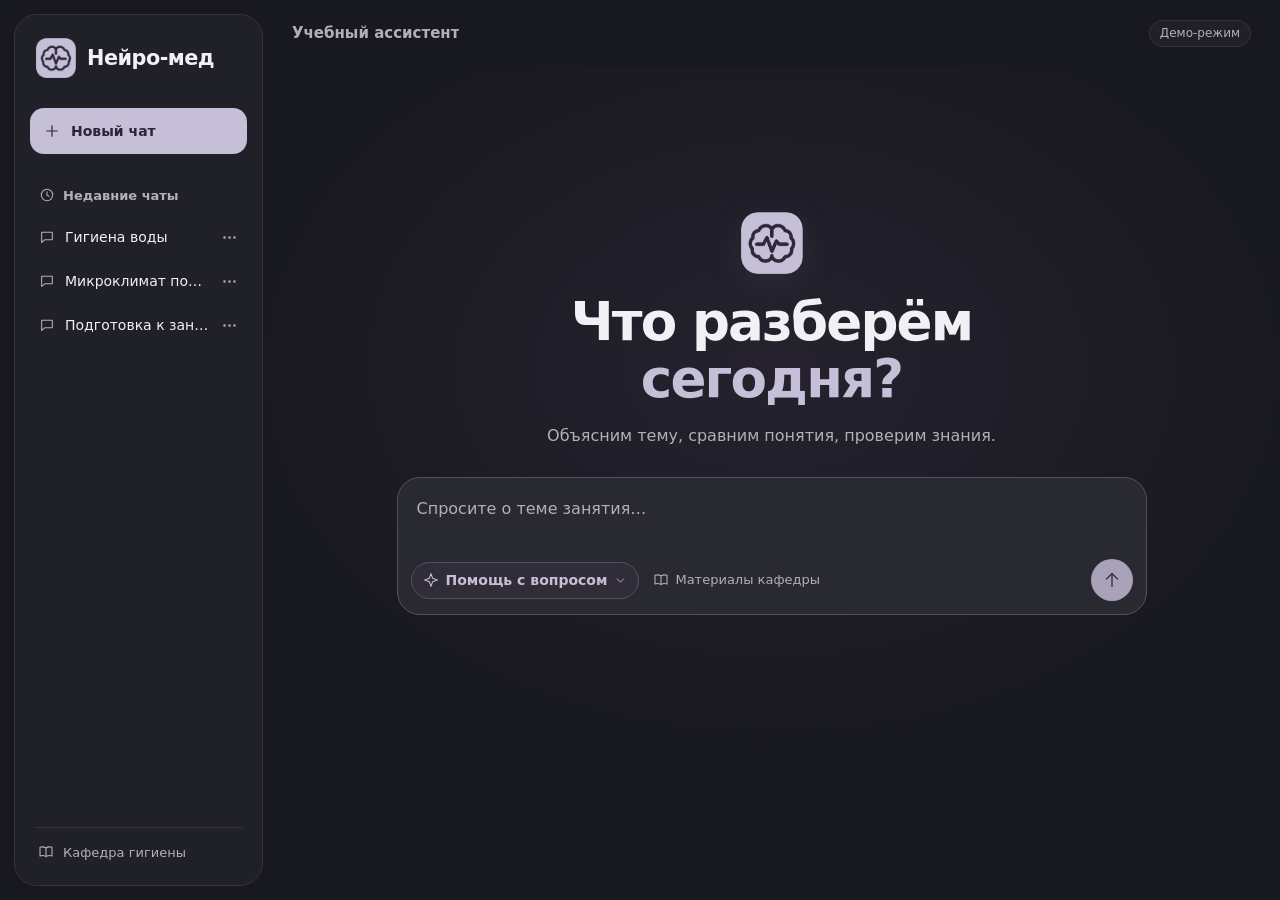
<file: frontend/index.html>
<!doctype html>
<html lang="ru">
<head>
  <meta charset="utf-8">
  <meta name="viewport" content="width=device-width, initial-scale=1, interactive-widget=resizes-content">
  <meta name="theme-color" content="#18181F">
  <title>Нейро-мед</title>
  <link rel="icon" href="./mark.png" type="image/png">
  <link rel="stylesheet" href="./styles.css">
  <script type="module" src="./chat.js"></script>
</head>
<body>
  <svg class="icon-library" xmlns="http://www.w3.org/2000/svg" aria-hidden="true">
    <symbol id="plus" viewBox="0 0 24 24"><path d="M12 5v14M5 12h14"/></symbol>
    <symbol id="chat" viewBox="0 0 24 24"><path d="M4 5h16v11H9l-5 4z"/></symbol>
    <symbol id="book" viewBox="0 0 24 24"><path d="M12 6C9 4 6 4 3 5v13c3-1 6-1 9 1 3-2 6-2 9-1V5c-3-1-6-1-9 1zm0 0v13"/></symbol>
    <symbol id="send" viewBox="0 0 24 24"><path d="M12 19V5m-6 6 6-6 6 6"/></symbol>
    <symbol id="spark" viewBox="0 0 24 24"><path d="M12 2.5 14.5 9.5 21.5 12l-7 2.5-2.5 7-2.5-7L2.5 12l7-2.5z"/></symbol>
    <symbol id="layers" viewBox="0 0 24 24"><path d="m12 3 9 5-9 5-9-5zm-9 9 9 5 9-5M3 16l9 5 9-5"/></symbol>
    <symbol id="list" viewBox="0 0 24 24"><path d="M8 6h12M8 12h12M8 18h12M4 6h.01M4 12h.01M4 18h.01"/></symbol>
    <symbol id="file" viewBox="0 0 24 24"><path d="M6 3h8l4 4v14H6zm8 0v5h4M9 12h6m-6 4h6"/></symbol>
    <symbol id="menu" viewBox="0 0 24 24"><path d="M4 6h16M4 12h16M4 18h16"/></symbol>
    <symbol id="close" viewBox="0 0 24 24"><path d="m6 6 12 12M18 6 6 18"/></symbol>
    <symbol id="clock" viewBox="0 0 24 24"><circle cx="12" cy="12" r="8.5"/><path d="M12 7v5l3 2"/></symbol>
    <symbol id="chevron" viewBox="0 0 24 24"><path d="m6 9 6 6 6-6"/></symbol>
    <symbol id="more" viewBox="0 0 24 24"><circle cx="5" cy="12" r="1"/><circle cx="12" cy="12" r="1"/><circle cx="19" cy="12" r="1"/></symbol>
    <symbol id="trash" viewBox="0 0 24 24"><path d="M4 6h16M9 6V3h6v3M6 6l1 14h10l1-14M10 10v6m4-6v6"/></symbol>
    <symbol id="edit" viewBox="0 0 24 24"><path d="m15 5 4 4M4 20l4-1 12-12-4-4L4 15z"/></symbol>
  </svg>
  <div class="app">
    <div class="sidebar-slot">
      <aside class="sidebar" aria-label="История чатов">
        <div class="sidebar-top">
          <div class="brand"><img src="./mark.png" width="40" height="40" alt="">Нейро-мед</div>
          <button class="icon-button mobile-only" type="button" id="close-history" aria-label="Закрыть историю"><svg class="icon" aria-hidden="true"><use href="#close"/></svg></button>
        </div>
        <button class="new-chat" type="button" id="new-chat"><svg class="icon" aria-hidden="true"><use href="#plus"/></svg>Новый чат</button>
        <nav class="history" aria-labelledby="history-title">
          <h2 id="history-title"><svg class="icon" aria-hidden="true"><use href="#clock"/></svg>Недавние чаты</h2>
          <ul id="history-list"></ul>
          <p class="history-empty" id="history-empty" hidden>Диалогов пока нет.</p>
        </nav>
        <div class="sidebar-footer"><svg class="icon" aria-hidden="true"><use href="#book"/></svg>Кафедра гигиены</div>
      </aside>
    </div>

    <main class="main">
      <header class="topbar">
        <button class="icon-button mobile-only" type="button" id="open-history" aria-label="Открыть историю чатов" aria-haspopup="dialog" aria-controls="history-drawer"><svg class="icon" aria-hidden="true"><use href="#menu"/></svg></button>
        <span class="topbar-brand" id="topbar-brand"><img src="./mark.png" width="25" height="25" alt="">Нейро-мед</span>
        <span class="topbar-title" id="chat-title">Учебный ассистент</span>
        <span class="demo-label"><span class="demo-desktop">Демо-режим</span><span class="demo-mobile">Демо</span></span>
        <button class="icon-button mobile-only" type="button" id="mobile-new-chat" aria-label="Новый чат"><svg class="icon" aria-hidden="true"><use href="#plus"/></svg></button>
      </header>

      <section class="welcome" id="welcome" aria-labelledby="welcome-title">
        <div class="welcome-inner">
          <div class="welcome-heading">
            <img class="welcome-mark" src="./mark.png" width="62" height="62" alt="">
            <h1 id="welcome-title">Что разберём <span>сегодня?</span></h1>
            <p>Объясним тему, сравним понятия, проверим знания.</p>
          </div>
          <div id="welcome-composer">
            <form class="composer" id="composer">
              <label class="visually-hidden" for="question" id="question-label">Вопрос по гигиене</label>
              <textarea id="question" rows="2" maxlength="4000" placeholder="Спросите о теме занятия…" required></textarea>
              <div class="composer-footer">
                <div class="composer-tools">
                  <button class="help-button" id="help-trigger" type="button" popovertarget="help-popup" aria-controls="help-popup" aria-expanded="false"><svg class="icon" aria-hidden="true"><use href="#spark"/></svg>Помощь с вопросом<svg class="icon help-chevron" aria-hidden="true"><use href="#chevron"/></svg></button>
                  <span class="material-tag" title="В демо используются примеры материалов"><svg class="icon" aria-hidden="true"><use href="#book"/></svg>Материалы кафедры</span>
                </div>
                <button class="send" type="submit" aria-label="Отправить сообщение" disabled><svg class="icon" aria-hidden="true"><use href="#send"/></svg></button>
              </div>
            </form>
          </div>
        </div>
      </section>

      <section class="conversation" id="conversation" aria-label="Диалог" hidden>
        <div class="chat-column">
          <div class="message-scroll" id="message-scroll">
            <div class="message-list" id="message-list" role="log" aria-label="Сообщения"></div>
          </div>
          <div class="conversation-composer" id="conversation-composer"></div>
        </div>
        <dialog class="source" id="source" aria-labelledby="source-heading">
          <div class="source-heading-row">
            <div>
              <h2 id="source-heading">Источник</h2>
              <p class="source-demo">Демонстрационный материал</p>
            </div>
            <button class="icon-button" id="close-source" type="button" aria-label="Закрыть источник" autofocus><svg class="icon" aria-hidden="true"><use href="#close"/></svg></button>
          </div>
          <div class="source-meta">
            <p class="source-title"><svg class="icon" aria-hidden="true"><use href="#file"/></svg><span id="source-title"></span></p>
            <p class="source-page" id="source-page"></p>
          </div>
          <blockquote class="source-excerpt" id="source-excerpt"></blockquote>
          <a class="open-page" id="open-page" target="_blank" rel="noopener">Открыть страницу<span class="visually-hidden"> (в новой вкладке)</span></a>
        </dialog>
      </section>
    </main>
  </div>

  <dialog class="history-drawer" id="history-drawer" aria-labelledby="history-title"></dialog>

  <div class="popup help-popup" id="help-popup" popover="auto" role="group" aria-labelledby="help-heading">
    <p class="popup-heading" id="help-heading">Как помочь с вопросом</p>
    <div class="help-options" id="help-options"></div>
    <p class="popup-empty" id="help-empty" hidden>Шаблонов пока нет.</p>
    <button class="popup-action" id="quick-create-template" type="button" hidden><svg class="icon" aria-hidden="true"><use href="#plus"/></svg>Создать шаблон</button>
    <button class="popup-action manage-action" id="manage-templates" type="button" aria-haspopup="dialog">Управление шаблонами</button>
  </div>

  <dialog class="panel-dialog" id="templates-dialog" aria-labelledby="templates-heading">
    <div class="panel-heading">
      <h2 id="templates-heading">Управление шаблонами</h2>
      <button class="icon-button" id="close-templates" type="button" aria-label="Закрыть управление шаблонами"><svg class="icon" aria-hidden="true"><use href="#close"/></svg></button>
    </div>
    <div id="template-list-view">
      <ul class="template-list" id="template-list"></ul>
      <p class="panel-empty" id="template-empty" hidden>Шаблонов пока нет.</p>
      <button class="action-button primary-button add-template" id="add-template" type="button"><svg class="icon" aria-hidden="true"><use href="#plus"/></svg>Создать шаблон</button>
    </div>
    <form class="template-editor" id="template-editor" hidden>
      <label for="template-title">Название</label>
      <input id="template-title" maxlength="80" required>
      <label for="template-prompt">Текст запроса</label>
      <textarea id="template-prompt" rows="5" maxlength="4000" required></textarea>
      <div class="panel-actions">
        <button class="action-button" id="cancel-template" type="button">Отмена</button>
        <button class="action-button primary-button" type="submit">Сохранить</button>
      </div>
    </form>
  </dialog>

  <dialog class="panel-dialog confirmation" id="confirm-dialog" aria-labelledby="confirm-heading" aria-describedby="confirm-copy">
    <form method="dialog">
      <h2 id="confirm-heading"></h2>
      <p id="confirm-copy"></p>
      <div class="panel-actions">
        <button class="action-button" value="cancel" autofocus>Отмена</button>
        <button class="action-button primary-button" id="confirm-accept" value="confirm"></button>
      </div>
    </form>
  </dialog>

  <div class="popup chat-popup" id="chat-popup" popover="auto">
    <button class="popup-action danger-text" id="delete-chat" type="button" aria-haspopup="dialog"><svg class="icon" aria-hidden="true"><use href="#trash"/></svg>Удалить чат</button>
  </div>

  <template id="help-option-template">
    <button class="help-option" type="button">
      <svg class="icon" aria-hidden="true"><use/></svg><span><strong></strong><small></small></span>
    </button>
  </template>
  <template id="template-row-template">
    <li class="template-row">
      <div class="template-summary"><strong></strong><span></span></div>
      <button class="icon-button edit-template" type="button"><svg class="icon" aria-hidden="true"><use href="#edit"/></svg></button>
      <button class="icon-button delete-template" type="button"><svg class="icon" aria-hidden="true"><use href="#trash"/></svg></button>
    </li>
  </template>
  <template id="history-template">
    <li class="history-row">
      <button class="history-item" type="button"><svg class="icon" aria-hidden="true"><use href="#chat"/></svg><span></span></button>
      <button class="icon-button history-more" type="button" popovertarget="chat-popup" aria-controls="chat-popup" aria-expanded="false"><svg class="icon" aria-hidden="true"><use href="#more"/></svg></button>
    </li>
  </template>
  <template id="user-message-template">
    <div class="user-message-wrap">
      <p class="user-message"><span class="visually-hidden">Вы: </span></p>
      <button class="edit-message" type="button"><svg class="icon" aria-hidden="true"><use href="#edit"/></svg>Редактировать сообщение</button>
    </div>
  </template>
  <template id="message-editor-template">
    <form class="message-editor">
      <textarea rows="3" maxlength="4000" aria-label="Текст сообщения"></textarea>
      <p class="edit-error" role="alert"></p>
      <div class="panel-actions">
        <button class="action-button cancel-edit" type="button">Отмена</button>
        <button class="action-button primary-button" type="submit" disabled>Отправить</button>
      </div>
    </form>
  </template>
  <template id="assistant-template">
    <article class="assistant-message">
      <header class="assistant-name"><img src="./mark.png" width="32" height="32" alt="">Нейро-мед <span>Демо-ответ</span></header>
      <div class="assistant-content"></div>
    </article>
  </template>
  <template id="citation-template">
    <a class="citation" aria-controls="source" aria-haspopup="dialog"><svg class="icon" aria-hidden="true"><use href="#file"/></svg><span></span></a>
  </template>
</body>
</html>
</file>
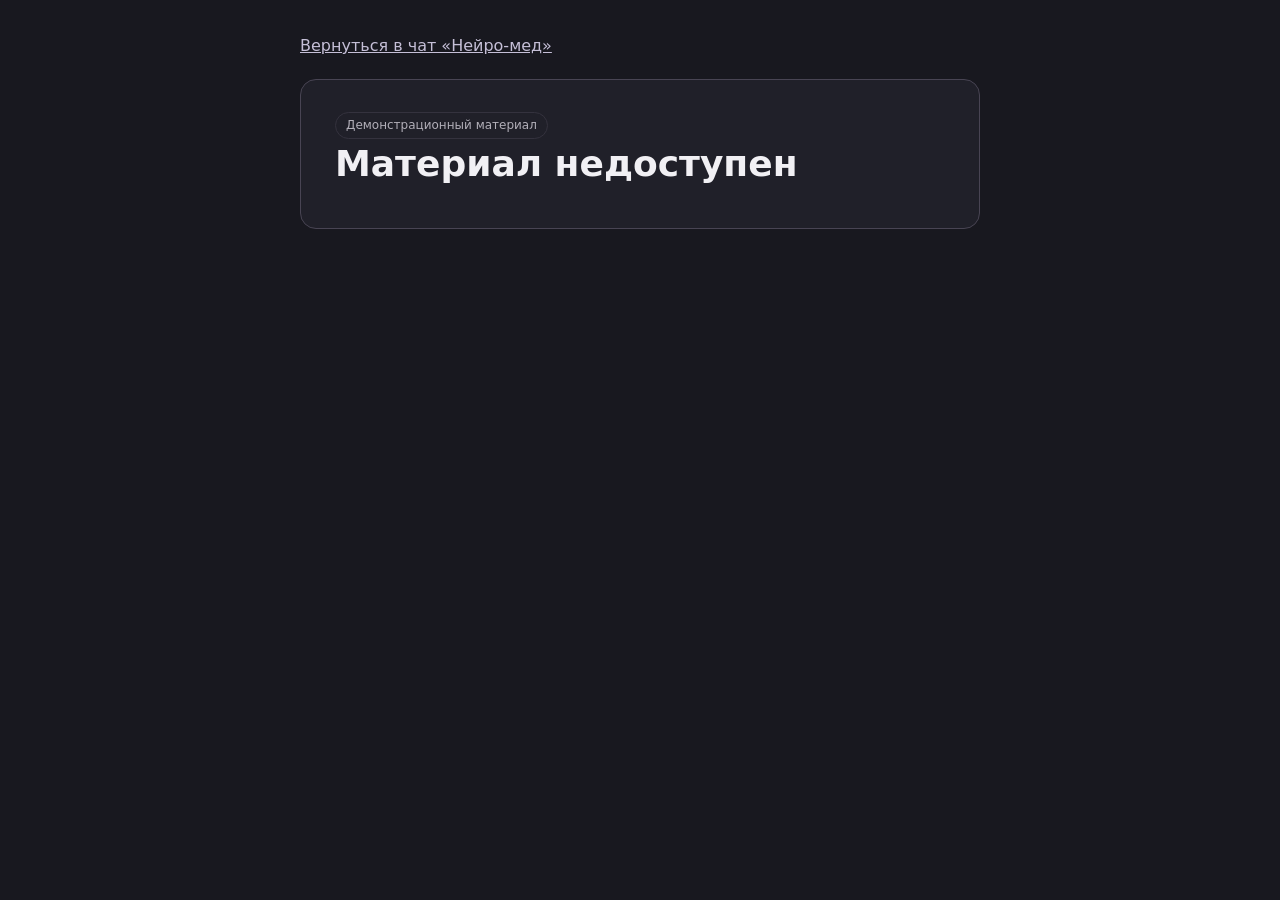
<file: frontend/material.html>
<!doctype html>
<html lang="ru">
<head>
  <meta charset="utf-8">
  <meta name="viewport" content="width=device-width, initial-scale=1">
  <meta name="theme-color" content="#18181F">
  <title>Учебный материал · Нейро-мед</title>
  <link rel="icon" href="./mark.png" type="image/png">
  <link rel="stylesheet" href="./styles.css">
  <script type="module" src="./material.js"></script>
</head>
<body>
  <main class="material-view">
    <a href="./">Вернуться в чат «Нейро-мед»</a>
    <article class="material-document">
      <span class="demo-label">Демонстрационный материал</span>
      <h1 id="material-title">Материал недоступен</h1>
      <div id="material-page" hidden>
        <p class="source-page" id="page-number"></p>
        <h2 id="section-title"></h2>
        <p id="excerpt"></p>
        <p id="context"></p>
      </div>
    </article>
  </main>
</body>
</html>
</file>
<file: frontend/styles.css>
:root {
  color-scheme: dark;
  --background: #18181F;
  --sidebar: #202029;
  --input: #292932;
  --text: #F1F0F4;
  --muted: #B2AFB9;
  --accent: #C5BFD7;
  --ink: #2b2637;
  --line: #484453;
  --line-soft: #34323e;
  --raised: #373241;
  --hover: #403a4d;
  --focus: #9083a4;
  font-family: Inter, 'Segoe UI', system-ui, sans-serif;
  font-size: 100%;
}

*, *::before, *::after { box-sizing: border-box; }
body { margin: 0; background: var(--background); color: var(--text); }
button, input, textarea { font: inherit; }
button, a { -webkit-tap-highlight-color: transparent; }
button { color: inherit; cursor: pointer; }
a { color: var(--accent); }
button:focus-visible, a:focus-visible, input:focus-visible, textarea:focus-visible { outline: 2px solid var(--accent); outline-offset: 2px; }
button, a { transition: background-color 160ms ease, border-color 160ms ease, color 160ms ease; }
img { display: block; }
[hidden] { display: none !important; }

.visually-hidden {
  position: absolute;
  width: 1px;
  height: 1px;
  padding: 0;
  overflow: hidden;
  clip-path: inset(50%);
  white-space: nowrap;
}

.icon-library { position: absolute; width: 0; height: 0; overflow: hidden; }
.icon {
  width: 18px;
  height: 18px;
  flex: none;
  fill: none;
  stroke: currentColor;
  stroke-width: 1.6;
  stroke-linecap: round;
  stroke-linejoin: round;
}

.app { display: grid; grid-template-columns: 263px minmax(0, 1fr); height: 100vh; height: 100dvh; }
.sidebar-slot { min-height: 0; padding: 14px 0 14px 14px; }
.sidebar {
  display: flex;
  flex-direction: column;
  gap: 30px;
  height: 100%;
  padding: 23px 15px 21px;
  background: var(--sidebar);
  border: 1px solid var(--line-soft);
  border-radius: 23px;
}
.sidebar-top { display: flex; align-items: center; justify-content: space-between; padding-inline: 6px; }
.brand { display: flex; align-items: center; gap: 11px; font-size: 1.3rem; font-weight: 700; letter-spacing: -.025em; white-space: nowrap; }
.new-chat, .history-item {
  display: flex;
  align-items: center;
  gap: 10px;
  width: 100%;
  min-height: 44px;
  padding: 9px 12px;
  border: 1px solid transparent;
  border-radius: 10px;
  text-align: left;
  font-size: .875rem;
}
.new-chat { min-height: 46px; border-radius: 14px; background: var(--accent); color: var(--ink); font-weight: 700; }
.new-chat:hover, .send:hover:enabled { background: #dbd5e9; }
.history-item[aria-current] .icon { color: var(--accent); }
.history { min-height: 0; overflow: auto; padding: 3px 4px 5px; margin: 0 -4px; }
.history h2 { display: flex; align-items: center; gap: 8px; margin: 0 0 13px; padding-inline: 9px; color: var(--muted); font-size: .8125rem; font-weight: 600; }
.history h2 .icon { width: 16px; height: 16px; }
.history ul { list-style: none; padding: 0; margin: 0; display: grid; grid-template-columns: minmax(0, 1fr); gap: 2px; }
.history-row { display: grid; align-items: center; grid-template-columns: minmax(0, 1fr) auto; border-radius: 10px; }
.history-row:has([aria-current]), .history-row:hover { background: var(--input); }
.history-item { min-height: 42px; min-width: 0; padding-inline: 8px 0; background: transparent; color: var(--text); }
.history-item span { flex: 1; min-width: 0; overflow: hidden; text-overflow: ellipsis; white-space: nowrap; }
.history-item .icon { width: 16px; height: 16px; color: var(--muted); }
.history-item[aria-current] { font-weight: 600; }
.history-empty { margin: 12px 9px; color: var(--muted); font-size: .875rem; }
.sidebar-footer { display: flex; align-items: center; gap: 9px; padding: 16px 4px 4px; margin: auto 4px 0; border-top: 1px solid var(--line-soft); color: var(--muted); font-size: .8125rem; }
.sidebar-footer .icon { width: 16px; height: 16px; }

.main { min-width: 0; min-height: 0; display: grid; grid-template-rows: auto minmax(0, 1fr); }
.topbar { display: flex; align-items: center; gap: 10px; min-width: 0; min-height: 67px; padding: 0 29px; border-bottom: 1px solid var(--line-soft); }
.main:has(.welcome:not([hidden])) .topbar { border-color: transparent; }
.main:has(.welcome:not([hidden])) .topbar-title { color: var(--muted); }
.topbar-title { min-width: 0; overflow: hidden; text-overflow: ellipsis; white-space: nowrap; font-size: .9375rem; font-weight: 600; }
.topbar-brand { display: none; }
.demo-label { margin-left: auto; flex: none; color: var(--muted); background: var(--sidebar); border: 1px solid var(--line-soft); border-radius: 99px; padding: 5px 10px 6px; font-size: .75rem; }
.demo-mobile, .mobile-only { display: none !important; }
.icon-button { display: grid; place-items: center; width: 40px; height: 40px; flex: none; border: 0; border-radius: 10px; background: transparent; color: var(--muted); }
.icon-button:hover { background: var(--raised); color: var(--text); }
.icon-button .icon { width: 21px; height: 21px; }
.history-more { width: 34px; height: 38px; margin-right: 1px; }
.history-more .icon { width: 17px; height: 17px; }
.history-more[aria-expanded="true"] { background: var(--hover); color: var(--text); }

.welcome { display: flex; overflow: auto; padding: 22px 26px clamp(70px, 14vh, 142px); background: radial-gradient(ellipse 57% 50% at 50% 36%, #25222e 0%, var(--background) 95%); }
.welcome-inner { width: min(100%, 750px); margin: auto; animation: screen-in 200ms ease-out; }
.welcome-heading { text-align: center; margin-bottom: 29px; }
.welcome-mark { margin: 0 auto 20px; border-radius: 28%; box-shadow: 0 8px 36px #b8a1ce1a; }
.welcome h1 { margin: 0; font-size: clamp(2.3rem, 4.15vw, 3.5rem); line-height: 1.08; font-weight: 700; letter-spacing: -.035em; }
.welcome h1 span { display: block; color: var(--accent); }
.welcome-heading p { margin: 16px 0 0; color: var(--muted); font-size: 1rem; line-height: 1.5; text-wrap: balance; }

.composer { display: grid; gap: 9px; padding: 13px; background: var(--input); border: 1px solid #555060; border-radius: 23px; transition: border-color 160ms ease; }
.composer:focus-within { border-color: var(--focus); }
.composer > textarea {
  display: block;
  width: 100%;
  min-height: 59px;
  max-height: 120px;
  padding: 6px 6px 5px;
  resize: none;
  background: transparent;
  border: 0;
  border-radius: 5px;
  color: var(--text);
  line-height: 1.5;
}
.composer > textarea:focus-visible { outline-offset: -1px; outline-color: var(--focus); }
.composer > textarea::placeholder { color: var(--muted); opacity: 1; }
.composer-footer { display: flex; align-items: center; justify-content: space-between; gap: 8px; }
.composer-tools { display: flex; align-items: center; gap: 14px; min-width: 0; }
.help-button { display: inline-flex; flex: none; align-items: center; gap: 7px; min-height: 37px; padding: 4px 11px; border: 1px solid #555060; border-radius: 99px; background: #302d38; color: var(--accent); white-space: nowrap; font-size: .875rem; font-weight: 600; }
.help-button:hover, .help-button[aria-expanded="true"] { background: var(--hover); border-color: var(--focus); }
.help-button .icon, .material-tag .icon { width: 16px; height: 16px; }
.help-button .help-chevron { width: 13px; height: 13px; transition: transform 160ms ease; }
.help-button[aria-expanded="true"] .help-chevron { transform: rotate(180deg); }
.material-tag { display: inline-flex; align-items: center; gap: 6px; min-height: 30px; color: var(--muted); font-size: .8125rem; line-height: 1.25; }
.send { display: grid; place-items: center; flex: none; width: 42px; height: 42px; border: 0; border-radius: 50%; background: var(--accent); color: var(--ink); }
.send:disabled { background: #a9a2b8; color: #3d3548; cursor: default; }
.send .icon { width: 22px; height: 22px; }

.popup { position: fixed; inset: auto; margin: 0; padding: 7px; overflow: auto; overscroll-behavior: contain; color: var(--text); background: #2b2934; border: 1px solid #61576c; border-radius: 16px; box-shadow: 0 9px 25px #100e15a6; }
.popup:popover-open { animation: screen-in 160ms ease-out; }
.help-popup { width: min(335px, calc(100vw - 20px)); }
.popup-heading, .popup-empty { margin: 6px 8px 8px; color: var(--muted); font-size: .8125rem; }
.help-options { display: grid; gap: 2px; }
.help-option, .popup-action { display: flex; align-items: center; gap: 10px; width: 100%; min-height: 36px; padding: 7px 9px; border: 0; border-radius: 9px; background: transparent; color: var(--text); text-align: left; font-size: .875rem; }
.help-option:hover, .help-option:focus-visible, .popup-action:hover, .popup-action:focus-visible { background: var(--hover); }
.help-option:focus-visible, .popup-action:focus-visible { outline-offset: -2px; }
.help-option .icon, .popup-action .icon { color: var(--accent); }
.help-option > span { display: grid; gap: 3px; min-width: 0; flex: 1; }
.help-option strong, .help-option small { overflow: hidden; text-overflow: ellipsis; white-space: nowrap; }
.help-option strong { font-weight: 600; }
.help-option small { font-size: .75rem; color: var(--muted); }
.manage-action { width: 100%; margin-top: 5px; color: var(--accent); box-shadow: 0 -1px var(--line); border-radius: 4px 4px 9px 9px; }
.chat-popup { width: 155px; }
.danger-text, .danger-text .icon { color: #f4b8bd; }

.conversation { display: grid; grid-template-columns: minmax(0, 1fr); min-height: 0; }
.chat-column { min-width: 0; min-height: 0; display: grid; grid-template-rows: minmax(0, 1fr) auto; animation: screen-in 200ms ease-out; }
.message-scroll { min-height: 0; overflow: auto; overscroll-behavior: contain; }
.message-list, .conversation-composer { width: min(100%, 822px); margin-inline: auto; padding-inline: 28px; }
.message-list { display: flex; flex-direction: column; gap: 30px; padding-top: 32px; padding-bottom: 27px; }
.conversation-composer { padding-bottom: 24px; }
.user-message-wrap { align-self: flex-end; width: fit-content; max-width: min(81%, 620px); display: flex; flex-direction: column; align-items: flex-end; gap: 5px; }
.user-message { width: 100%; margin: 0; padding: 13px 17px; background: var(--raised); border: 1px solid var(--line); border-radius: 17px; white-space: pre-wrap; overflow-wrap: anywhere; line-height: 1.5; }
.edit-message { display: inline-flex; align-items: center; gap: 6px; min-height: 36px; padding: 5px 8px; border: 0; border-radius: 8px; background: transparent; color: var(--muted); font-size: .8125rem; text-align: left; }
.edit-message:hover { background: var(--input); color: var(--text); }
.edit-message:disabled { opacity: .5; cursor: default; }
.edit-message .icon { width: 16px; height: 16px; }
.user-message-wrap:has(.message-editor) { width: min(100%, 620px); }
.message-editor { width: 100%; padding: 12px; background: var(--input); border: 1px solid var(--focus); border-radius: 17px; }
.message-editor textarea { display: block; width: 100%; min-height: 76px; max-height: 35vh; resize: vertical; padding: 4px; color: var(--text); background: transparent; border: 0; line-height: 1.5; }
.message-editor .action-button:disabled { opacity: .45; cursor: default; }
.edit-error { margin: 8px 0 0; color: #f4b8bd; font-size: .875rem; }
.edit-error:empty { margin: 0; }
.pending-reply { margin: 0 0 0 41px; color: var(--muted); font-size: .875rem; }
.assistant-message { margin-right: auto; width: min(100%, 680px); }
.assistant-name { display: flex; align-items: center; gap: 9px; font-size: .9375rem; font-weight: 680; }
.assistant-name span { margin-left: 2px; padding-left: 10px; border-left: 1px solid var(--line); color: var(--muted); font-size: .75rem; font-weight: 400; }
.assistant-content { margin-left: 41px; }
.assistant-content p { margin: 9px 0 0; line-height: 1.6; white-space: pre-line; overflow-wrap: anywhere; }
.citation { display: inline-flex; align-items: center; gap: 6px; max-width: 100%; min-height: 36px; margin-top: 15px; padding: 5px 10px; border: 1px solid var(--line); border-radius: 99px; background: var(--input); color: var(--accent); font-size: .8125rem; line-height: 1.35; text-decoration: none; }
.citation:hover, .citation[aria-current] { border-color: var(--focus); background: var(--raised); }
.citation .icon { width: 16px; height: 16px; }

.source {
  position: relative;
  inset: auto;
  width: auto;
  min-width: 0;
  max-width: none;
  max-height: none;
  margin: 22px 24px 24px 0;
  padding: 20px;
  overflow: auto;
  color: var(--text);
  background: var(--sidebar);
  border: 1px solid var(--line);
  border-radius: 16px;
}
.source[open] { animation: screen-in 180ms ease-out; }
.source-heading-row { display: flex; align-items: flex-start; justify-content: space-between; gap: 8px; }
.source-heading-row h2 { margin: 0; font-size: 1.25rem; line-height: 1.2; }
.source-heading-row .icon-button { margin: -8px -8px 0 0; }
.source-demo, .source-page { color: var(--muted); font-size: .8125rem; line-height: 1.45; }
.source-demo { margin: 6px 0 0; }
.source-meta { margin-top: 16px; padding-top: 15px; border-top: 1px solid var(--line); }
.source-title { display: flex; align-items: center; gap: 8px; margin: 0; font-weight: 600; font-size: .9375rem; }
.source-title .icon { color: var(--accent); }
.source-page { margin: 7px 0 0; }
.source-excerpt { margin: 16px 0; padding: 13px 14px; border: 1px solid var(--line); border-radius: 10px; background: var(--input); font-size: .9375rem; line-height: 1.6; }
.open-page { display: flex; align-items: center; justify-content: center; min-height: 44px; padding: 9px 12px; border: 1px solid #655b73; border-radius: 12px; background: var(--raised); color: var(--accent); font-size: .875rem; font-weight: 600; text-decoration: none; }
.open-page:hover { background: var(--hover); }

.panel-dialog { width: min(470px, calc(100% - 28px)); max-width: none; max-height: calc(100dvh - 28px); padding: 19px; color: var(--text); background: var(--sidebar); border: 1px solid #62586f; border-radius: 18px; box-shadow: 0 20px 65px #0b0912aa; }
.panel-dialog[open] { animation: screen-in 180ms ease-out; }
.panel-dialog::backdrop, .source::backdrop, .history-drawer::backdrop { background: #111018a3; }
.panel-heading { display: flex; justify-content: space-between; align-items: center; gap: 10px; margin: -5px -5px 14px 0; }
.panel-dialog h2 { margin: 0; font-size: 1.125rem; line-height: 1.3; }
.panel-empty, #confirm-copy { color: var(--muted); font-size: .9375rem; line-height: 1.5; overflow-wrap: anywhere; }
.template-list { display: grid; gap: 6px; margin: 0; padding: 0; list-style: none; }
.template-row { display: grid; grid-template-columns: minmax(0, 1fr) auto auto; align-items: center; gap: 4px; padding: 4px 5px 4px 9px; border: 1px solid var(--line-soft); border-radius: 10px; background: var(--input); }
.template-summary { display: grid; min-width: 0; gap: 3px; }
.template-summary strong, .template-summary span { overflow: hidden; text-overflow: ellipsis; white-space: nowrap; }
.template-summary strong { font-size: .875rem; font-weight: 600; }
.template-summary span { font-size: .75rem; color: var(--muted); }
.template-row .icon-button { width: 36px; height: 38px; }
.template-row .icon { width: 17px; height: 17px; }
.delete-template:hover { color: #f4b8bd; }
.action-button { display: inline-flex; align-items: center; justify-content: center; gap: 8px; min-height: 40px; padding: 7px 12px; border: 1px solid var(--line); border-radius: 10px; background: var(--input); color: var(--text); font-size: .875rem; font-weight: 600; }
.action-button:hover { background: var(--hover); }
.primary-button { background: var(--accent); border-color: transparent; color: var(--ink); }
.primary-button:hover { background: #dbd5e9; }
.danger-button { background: #efb2b8; color: #391e25; }
.danger-button:hover { background: #ffccd0; }
.add-template { margin-top: 13px; }
.template-editor { display: grid; gap: 7px; }
.template-editor label { font-size: .875rem; color: var(--muted); }
.template-editor input, .template-editor textarea { width: 100%; min-width: 0; margin-bottom: 5px; padding: 9px 11px; border: 1px solid var(--line); border-radius: 9px; background: var(--input); color: var(--text); }
.template-editor textarea { resize: vertical; min-height: 90px; max-height: 40dvh; line-height: 1.45; }
.panel-actions { display: flex; justify-content: flex-end; gap: 8px; flex-wrap: wrap; margin-top: 8px; }
.confirmation { width: min(410px, calc(100% - 28px)); }

.material-view { width: min(100% - 36px, 680px); margin: 36px auto; }
.material-view > a { display: inline-block; margin-bottom: 24px; }
.material-document { background: var(--sidebar); border: 1px solid var(--line); border-radius: 16px; padding: clamp(20px, 5vw, 34px); }
.material-document h1 { margin: 10px 0; font-size: clamp(1.75rem, 5vw, 2.25rem); line-height: 1.15; }
.material-document h2 { margin: 23px 0 0; font-size: 1.125rem; }
.material-document p { line-height: 1.6; }

@media (min-width: 901px) {
  .welcome { padding-bottom: clamp(90px, 18vh, 170px); }
  .conversation:has(.source[open]) { grid-template-columns: minmax(0, 1fr) minmax(282px, 30%); }
}

@media (max-width: 900px) {
  .app { grid-template-columns: minmax(0, 1fr); }
  .sidebar-slot { display: none; }
  .mobile-only { display: grid !important; }
  .topbar { min-height: 58px; padding: 0 12px; }
  .topbar-brand { display: flex; align-items: center; gap: 7px; white-space: nowrap; font-size: .9375rem; font-weight: 650; }
  .topbar-brand:not([hidden]) + .topbar-title { display: none; }
  .history-drawer { position: fixed; inset: 0 auto 0 0; width: min(310px, 88vw); height: 100%; max-width: none; max-height: none; margin: 0; padding: 0; border: 0; background: var(--sidebar); color: var(--text); }
  .history-drawer[open] { animation: drawer-in 200ms ease-out; }
  .history-drawer .sidebar { padding-top: 17px; border: 0; border-radius: 0; }
  .history-more { width: 43px; height: 43px; }
  .source { position: fixed; inset: auto 0 0; width: min(100%, 600px); max-height: min(88dvh, 590px); margin: 0 auto; padding: 23px 18px max(18px, env(safe-area-inset-bottom)); border-radius: 18px 18px 0 0; }
  .source::before { content: ''; position: absolute; top: 9px; left: 50%; width: 38px; height: 4px; translate: -50% 0; border-radius: 8px; background: #746d81; }
}

@media (max-width: 540px) {
  .welcome { padding: 15px 13px max(13px, env(safe-area-inset-bottom)); }
  .welcome-inner { display: grid; grid-template-rows: minmax(min-content, 1fr) auto; min-height: 100%; }
  .welcome-heading { align-self: center; margin: 0 0 clamp(12px, 14vh, 100px); transition: transform 160ms ease; }
  .welcome:has(.help-popup:popover-open) .welcome-heading { transform: translateY(-16px); }
  .welcome h1 { font-size: clamp(1.95rem, 9vw, 2.65rem); }
  .welcome-heading p { margin-top: 13px; font-size: .9375rem; }
  .welcome-mark { width: 50px; height: 50px; margin-bottom: 17px; }
  .demo-desktop { display: none; }
  .demo-mobile { display: inline !important; }
  .message-list, .conversation-composer { padding-inline: 14px; }
  .message-list { gap: 23px; padding-top: 22px; padding-bottom: 18px; }
  .conversation-composer { padding-bottom: max(12px, env(safe-area-inset-bottom)); }
  .assistant-content, .pending-reply { margin-left: 0; }
  .user-message-wrap { width: 88%; max-width: 88%; }
  .edit-message { min-height: 44px; }
  .composer { padding: 10px; }
  .composer-tools { gap: 7px; }
  .help-button { min-height: 37px; gap: 4px; padding-inline: 7px; font-size: .75rem; }
  .help-button .icon, .material-tag .icon { width: 14px; height: 14px; }
  .help-button .help-chevron { width: 11px; height: 11px; }
  .material-tag { gap: 3px; font-size: .75rem; }
  .send { width: 39px; height: 39px; }
}

@keyframes screen-in {
  from { opacity: 0; transform: translateY(5px); }
  to { opacity: 1; transform: translateY(0); }
}
@keyframes drawer-in {
  from { transform: translateX(-18px); opacity: .4; }
  to { transform: translateX(0); opacity: 1; }
}
@media (prefers-reduced-motion: reduce) {
  *, *::before, *::after { animation: none !important; transition: none !important; }
}
</file>
